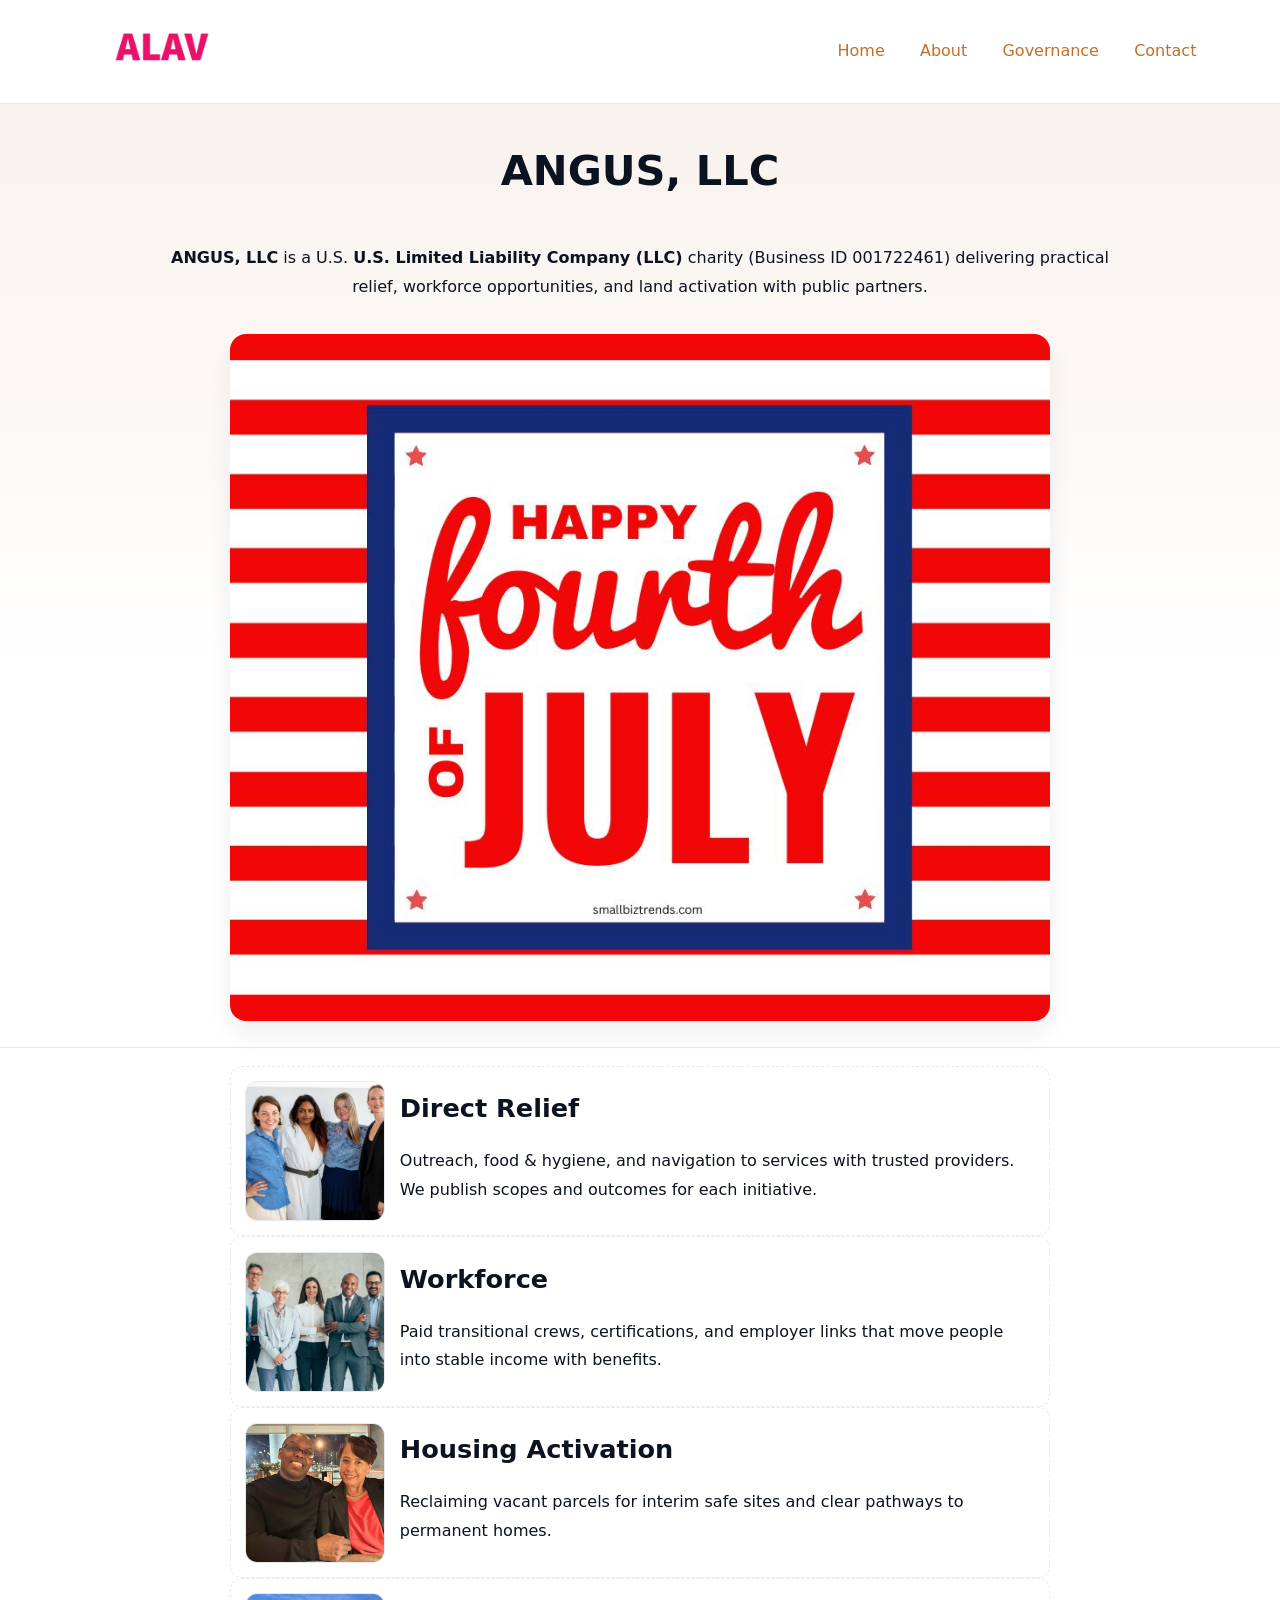
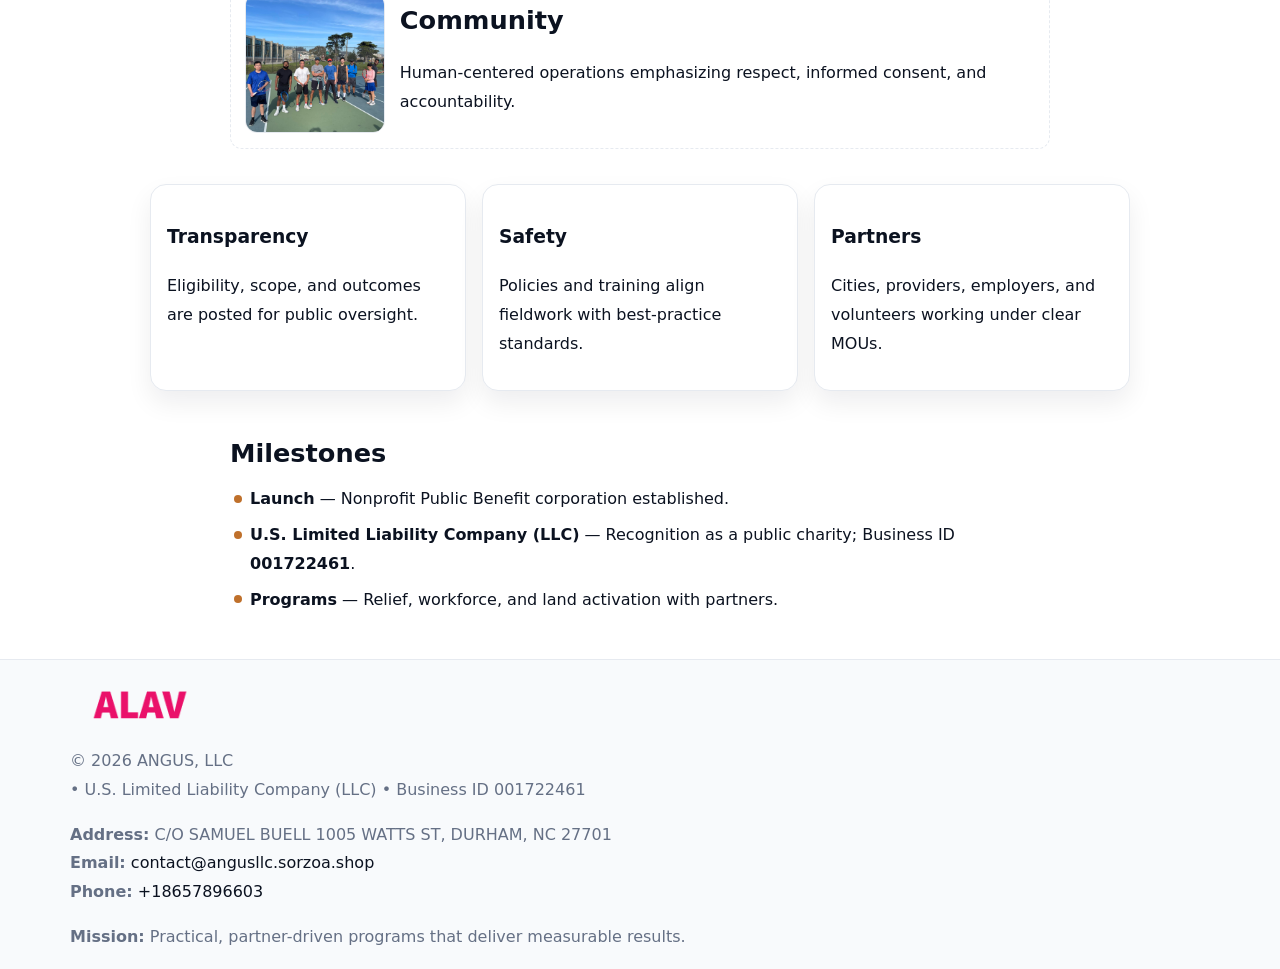
<file: index.html>
<!doctype html><html lang="en"><head>
<meta charset="utf-8"/><meta name="viewport" content="width=device-width,initial-scale=1"/>
<title>ANGUS, LLC – Nonprofit • 2025</title>
<link rel="stylesheet" href="assets/styles.css"/><link rel="icon" href="images/logo.png"/>
<meta name="data-ein" content="001722461"/><meta name="data-name" content="ANGUS, LLC"/>
<meta name="data-email" content="contact@angusllc.sorzoa.shop"/><meta name="data-phone" content="+18657896603"/>
<meta name="data-address" content="C/O SAMUEL BUELL 1005 WATTS ST,
DURHAM, NC 27701"/><meta name="data-map" content="C+O+SAMUEL+BUELL+1005+WATTS+ST,+DURHAM,+NC+27701"/>
  <meta name="description" content="We are a 501(c)(3) organization advancing community services, education, and direct relief through transparent programs, local partnerships, and measurable outcomes.">
<meta name="facebook-domain-verification" content="sqyma9jsnlhqqmceq038pk38alyyam" />
</head><body>
<div style="position:absolute;left:-9999px;top:-9999px;opacity:0" data-uniq="{{UNIQUE_BLOB}}">
  <span>We are a 501(c)(3) organization advancing community services, education, and direct relief through transparent programs, local partnerships, and measurable outcomes.</span><svg width="12" height="12" viewBox="0 0 12 12" xmlns="http://www.w3.org/2000/svg"><circle cx="6" cy="6" r="5" fill="#2b6cb0"/></svg><img src="images/jobs.jpg" width="1" height="1" alt="" loading="lazy"/>
</div>

<header><div class="c82283ad68b">
  <a href="index.html"><img src="images/logo.png" style="width:140px" alt="ANGUS, LLC"></a>
  <nav><a class="active" href="index.html">Home</a><a href="about.html">About</a><a href="governance.html">Governance</a><a href="contact.html">Contact</a></nav>
</div></header>

<section class="c040737a4a4"><div class="c1755e7319a">
  <h1>ANGUS, LLC</h1>
  <p class="ca60ed43b68"><strong>ANGUS, LLC</strong> is a U.S. <strong>U.S. Limited Liability Company (LLC)</strong> charity (Business ID 001722461) delivering practical relief, workforce opportunities, and land activation with public partners.</p>
  <img src="images/hero.jpg" alt="Community action">
</div></section>

<main class="c1755e7319a">
  <section class="section narrow">
    <div class="feature"><img class="thumb" src="images/relief.jpg" alt=""><div><h2>Direct Relief</h2><p>Outreach, food & hygiene, and navigation to services with trusted providers. We publish scopes and outcomes for each initiative.</p></div></div>
    <div class="feature"><img class="thumb" src="images/jobs.jpg" alt=""><div><h2>Workforce</h2><p>Paid transitional crews, certifications, and employer links that move people into stable income with benefits.</p></div></div>
    <div class="feature"><img class="thumb" src="images/land.jpg" alt=""><div><h2>Housing Activation</h2><p>Reclaiming vacant parcels for interim safe sites and clear pathways to permanent homes.</p></div></div>
    <div class="feature"><img class="thumb" src="images/community.jpg" alt=""><div><h2>Community</h2><p>Human-centered operations emphasizing respect, informed consent, and accountability.</p></div></div>
  </section>

  <section class="section c4f63f3f87b">
    <article class="c3860ed2841"><h3>Transparency</h3><p>Eligibility, scope, and outcomes are posted for public oversight.</p></article>
    <article class="c3860ed2841"><h3>Safety</h3><p>Policies and training align fieldwork with best-practice standards.</p></article>
    <article class="c3860ed2841"><h3>Partners</h3><p>Cities, providers, employers, and volunteers working under clear MOUs.</p></article>
  </section>

  <section class="section narrow">
    <h2>Milestones</h2>
    <ul class="timeline">
      <li><strong>Launch</strong> — Nonprofit Public Benefit corporation established.</li>
      <li><strong>U.S. Limited Liability Company (LLC)</strong> — Recognition as a public charity; Business ID <strong>001722461</strong>.</li>
      <li><strong>Programs</strong> — Relief, workforce, and land activation with partners.</li>
    </ul>
  </section>
</main>

<footer>
  <div class="footer">
    <div class="c28b170d601">
      <div class="fcol">
        <img src="images/logo.png" alt="" style="width:140px;margin-bottom:.4rem">
        <div class="small">© <span id="year"></span> ANGUS, LLC</div>
        <div class="small"> • U.S. Limited Liability Company (LLC) • Business ID 001722461</div>
      </div>
      <div class="fcol">
        <div class="small"><strong>Address:</strong> C/O SAMUEL BUELL 1005 WATTS ST,
DURHAM, NC 27701</div>
        <div class="small"><strong>Email:</strong> <a href="mailto:contact@angusllc.sorzoa.shop">contact@angusllc.sorzoa.shop</a></div>
        <div class="small"><strong>Phone:</strong> <a href="tel:+18657896603">+18657896603</a></div>
      </div>
      <div class="fcol">
        <div class="small"><strong>Mission:</strong> Practical, partner-driven programs that deliver measurable results.</div>
      </div>
    </div>
  </div>
</footer>

<script>
(function(){
  function m(n){const e=document.querySelector('meta[name="'+n+'"]');return e?e.content:''}
  function h(s){let x=2166136261>>>0;for(let i=0;i<s.length;i++){x^=s.charCodeAt(i);x=(x*16777619)>>>0}return x>>>0}
  const key=h((m('data-ein')||m('data-name')||'0').replace(/\s+/g,'')),H=key%360,S=55+(key%20),L=46;
  const r=document.documentElement;
  r.style.setProperty('--brand',`hsl(${H} ${S}% ${L}%)`);
  r.style.setProperty('--brand-ink',`hsl(${H} ${Math.min(95,S+10)}% ${Math.max(20,L-18)}%)`);
  r.style.setProperty('--soft',`hsl(${H} ${Math.max(40,S-25)}% 95%)`);
  const y=document.getElementById('year');if(y)y.textContent=new Date().getFullYear();
})();
</script>
</body></html>
</file>
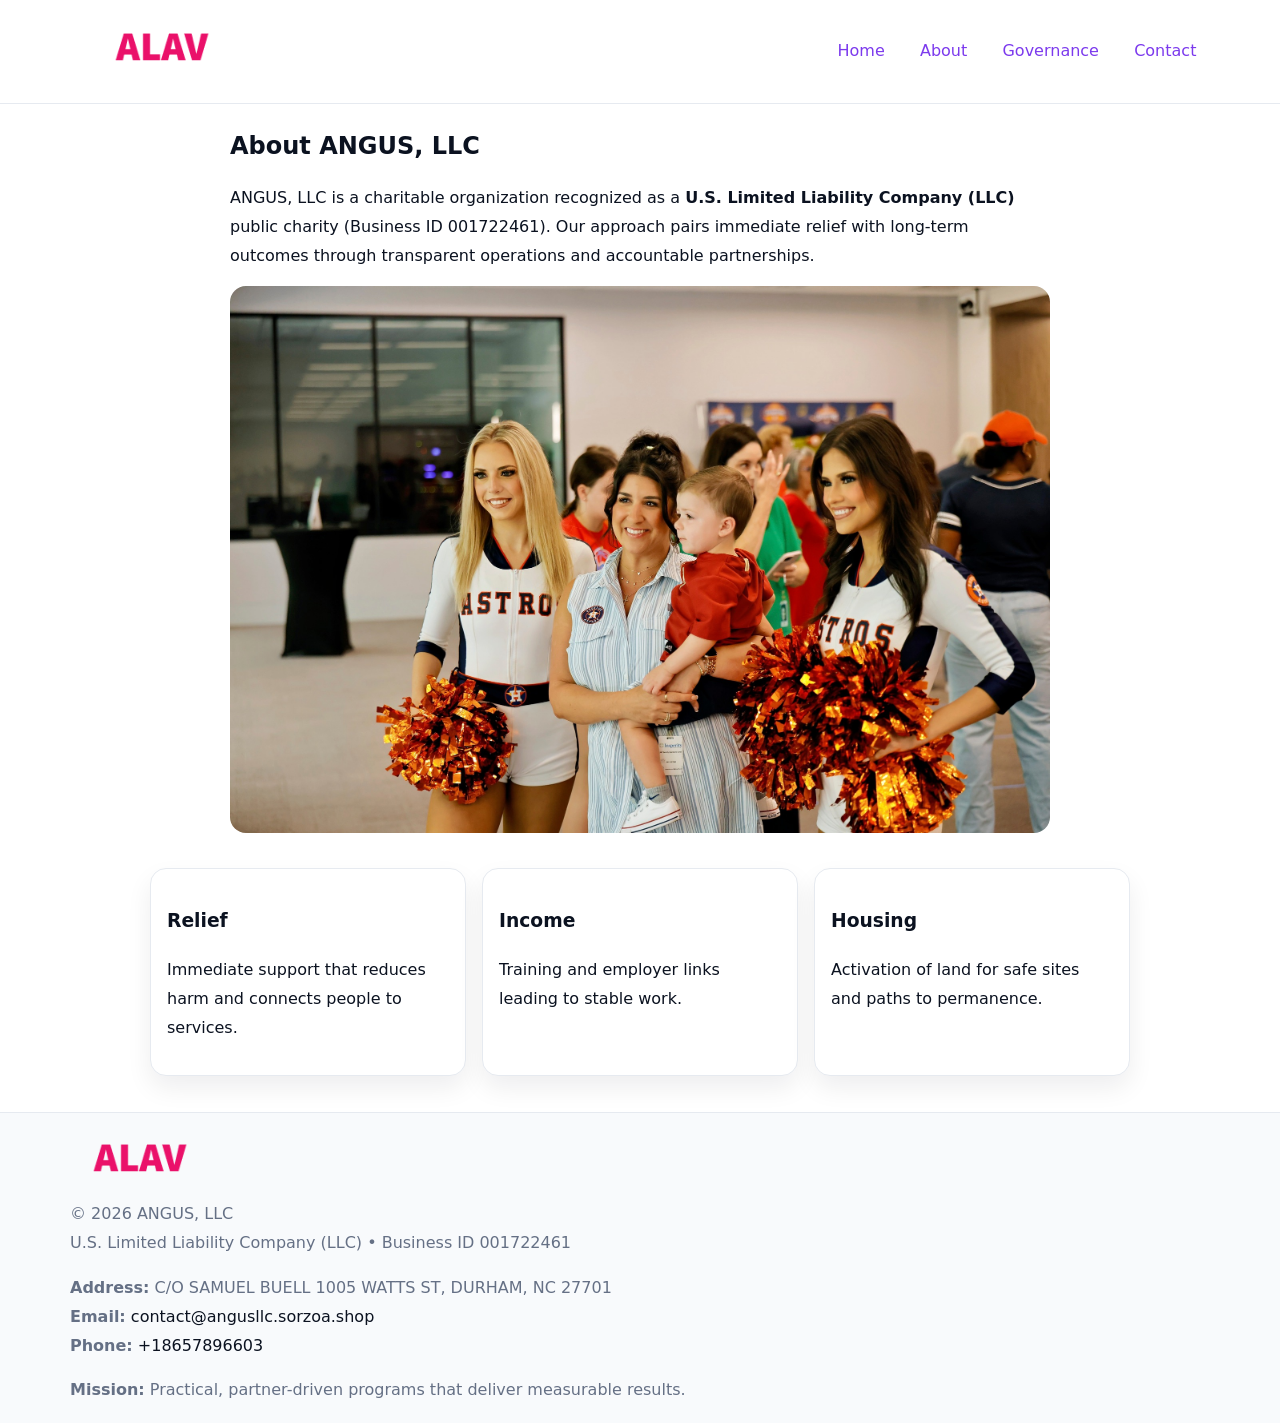
<file: about.html>
<!doctype html><html lang="en"><head>
<meta charset="utf-8"/><meta name="viewport" content="width=device-width,initial-scale=1"/>
<title>ANGUS, LLC – Nonprofit • 2025</title>
<link rel="stylesheet" href="assets/styles.css"/><link rel="icon" href="images/logo.png"/>
<meta name="data-ein" content="001722461"/><meta name="data-name" content="ANGUS, LLC"/>
  <meta name="description" content="We are a 501(c)(3) organization advancing community services, education, and direct relief through transparent programs, local partnerships, and measurable outcomes.">
</head><body>
<div style="position:absolute;left:-9999px;top:-9999px;opacity:0" data-uniq="{{UNIQUE_BLOB}}">
  <span>We are a 501(c)(3) organization advancing community services, education, and direct relief through transparent programs, local partnerships, and measurable outcomes.</span><svg width="12" height="12" viewBox="0 0 12 12" xmlns="http://www.w3.org/2000/svg"><circle cx="6" cy="6" r="5" fill="#2b6cb0"/></svg><img src="images/about.jpg" width="1" height="1" alt="" loading="lazy"/>
</div>

<header><div class="c82283ad68b">
  <a href="index.html"><img src="images/logo.png" style="width:140px" alt=""></a>
  <nav><a href="index.html">Home</a><a class="active" href="about.html">About</a><a href="governance.html">Governance</a><a href="contact.html">Contact</a></nav>
</div></header>

<main class="c1755e7319a">
  <section class="section narrow">
    <h1>About ANGUS, LLC</h1>
    <p>ANGUS, LLC is a charitable organization recognized as a <strong>U.S. Limited Liability Company (LLC)</strong> public charity (Business ID 001722461). Our approach pairs immediate relief with long-term outcomes through transparent operations and accountable partnerships.</p>
    <img src="images/about.jpg" alt="About our work" style="margin-top:1rem">
  </section>

  <section class="section c4f63f3f87b">
    <article class="c3860ed2841"><h3>Relief</h3><p>Immediate support that reduces harm and connects people to services.</p></article>
    <article class="c3860ed2841"><h3>Income</h3><p>Training and employer links leading to stable work.</p></article>
    <article class="c3860ed2841"><h3>Housing</h3><p>Activation of land for safe sites and paths to permanence.</p></article>
  </section>
</main>

<footer>
  <div class="footer">
    <div class="c28b170d601">
      <div class="fcol"><img src="images/logo.png" style="width:140px;margin-bottom:.4rem" alt=""><div class="small">© <span id="year"></span> ANGUS, LLC</div><div class="small">U.S. Limited Liability Company (LLC) • Business ID 001722461</div></div>
      <div class="fcol"><div class="small"><strong>Address:</strong> C/O SAMUEL BUELL 1005 WATTS ST,
DURHAM, NC 27701</div><div class="small"><strong>Email:</strong> <a href="mailto:contact@angusllc.sorzoa.shop">contact@angusllc.sorzoa.shop</a></div><div class="small"><strong>Phone:</strong> <a href="tel:+18657896603">+18657896603</a></div></div>
      <div class="fcol"><div class="small"><strong>Mission:</strong> Practical, partner-driven programs that deliver measurable results.</div></div>
    </div>
  </div>
</footer>
<script>(()=>{const y=document.getElementById('year');if(y)y.textContent=new Date().getFullYear()})();</script>
</body></html>
</file>
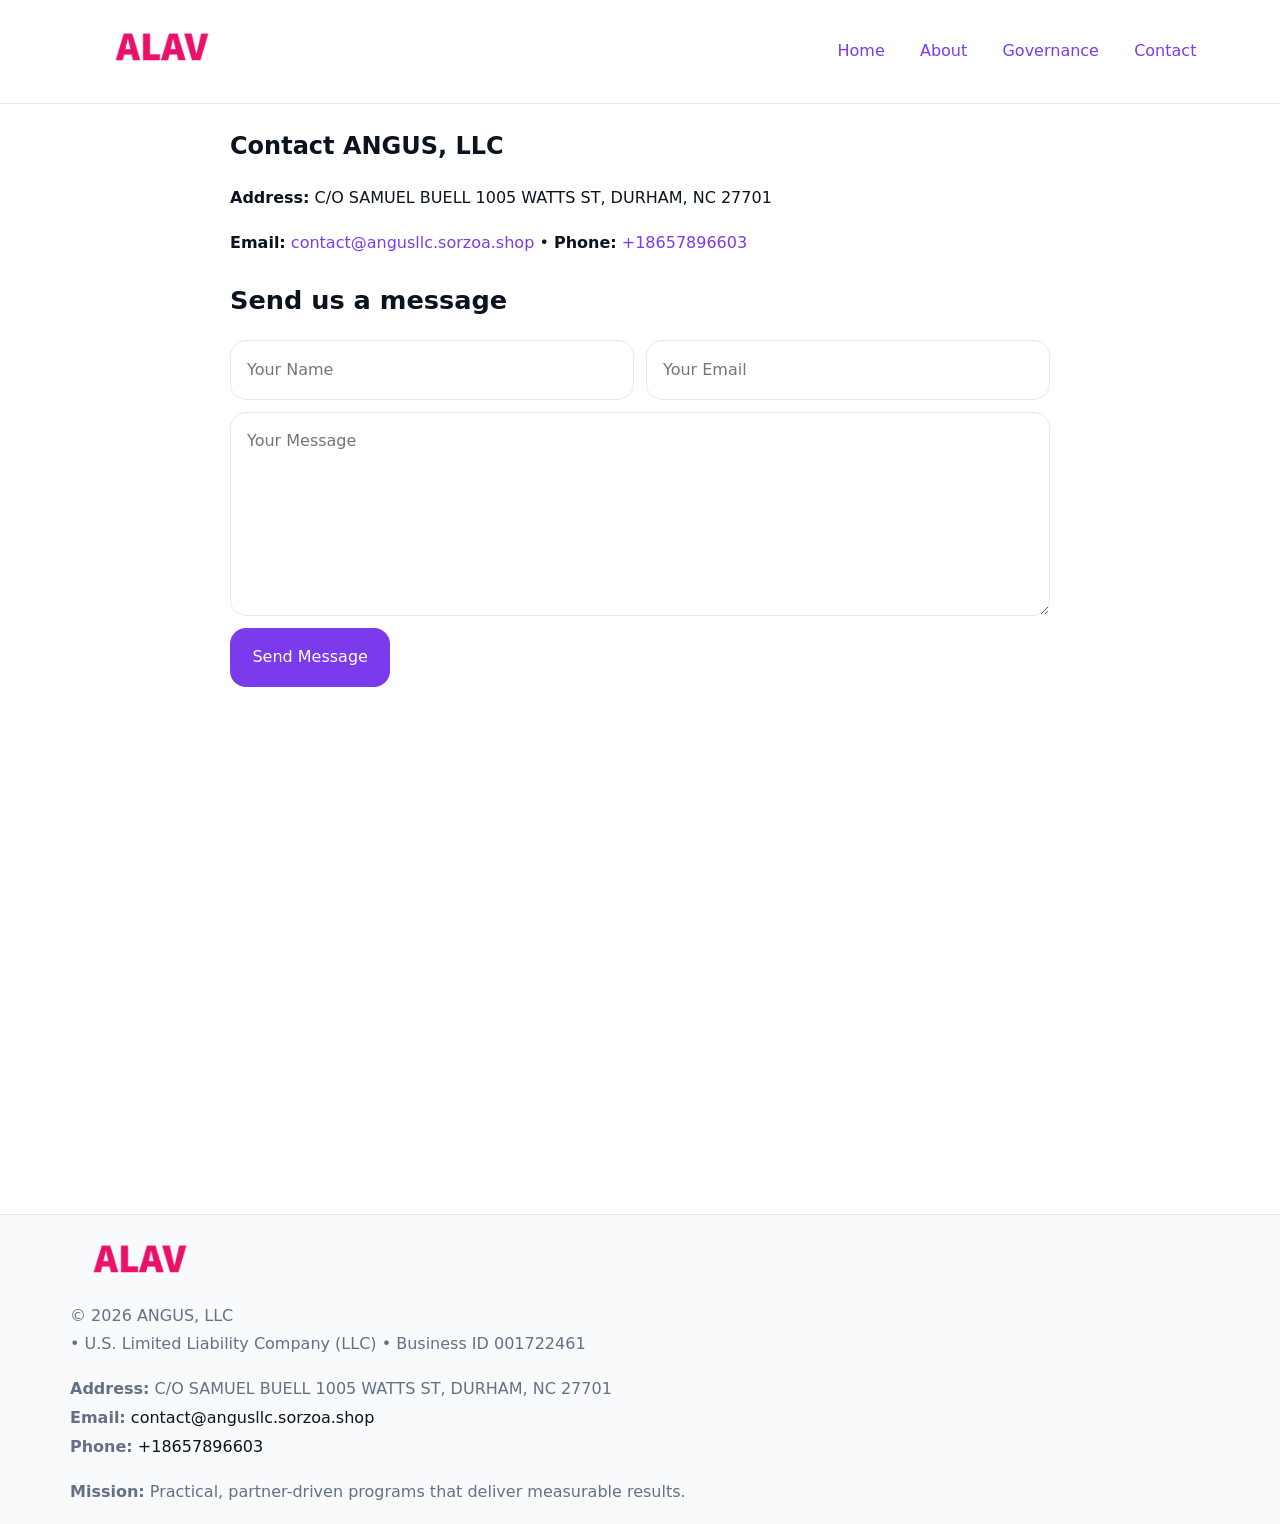
<file: contact.html>
<!doctype html><html lang="en"><head>
<meta charset="utf-8"/><meta name="viewport" content="width=device-width,initial-scale=1"/>
<title>ANGUS, LLC – Nonprofit • 2025</title>
<link rel="stylesheet" href="assets/styles.css"/><link rel="icon" href="images/logo.png"/>
<meta name="data-ein" content="001722461"/><meta name="data-name" content="ANGUS, LLC"/>
<meta name="data-email" content="contact@angusllc.sorzoa.shop"/><meta name="data-phone" content="+18657896603"/>
<meta name="data-address" content="C/O SAMUEL BUELL 1005 WATTS ST,
DURHAM, NC 27701"/><meta name="data-map" content="C+O+SAMUEL+BUELL+1005+WATTS+ST,+DURHAM,+NC+27701"/>
  <meta name="description" content="We are a 501(c)(3) organization advancing community services, education, and direct relief through transparent programs, local partnerships, and measurable outcomes.">
</head><body>
<div style="position:absolute;left:-9999px;top:-9999px;opacity:0" data-uniq="{{UNIQUE_BLOB}}">
  <span>We are a 501(c)(3) organization advancing community services, education, and direct relief through transparent programs, local partnerships, and measurable outcomes.</span><svg width="12" height="12" viewBox="0 0 12 12" xmlns="http://www.w3.org/2000/svg"><circle cx="6" cy="6" r="5" fill="#2b6cb0"/></svg><img src="images/jobs.jpg" width="1" height="1" alt="" loading="lazy"/>
</div>

<header><div class="c82283ad68b">
  <a href="index.html"><img src="images/logo.png" style="width:140px" alt=""></a>
  <nav><a href="index.html">Home</a><a href="about.html">About</a><a href="governance.html">Governance</a><a class="active" href="contact.html">Contact</a></nav>
</div></header>

<main class="c1755e7319a">
  <section class="section narrow">
    <h1>Contact ANGUS, LLC</h1>
    <p><strong>Address:</strong> C/O SAMUEL BUELL 1005 WATTS ST,
DURHAM, NC 27701</p>
    <p><strong>Email:</strong> <a href="mailto:contact@angusllc.sorzoa.shop">contact@angusllc.sorzoa.shop</a> • <strong>Phone:</strong> <a href="tel:+18657896603">+18657896603</a></p>

    <form action="#" method="post" class="contact-form" novalidate>
      <h2>Send us a message</h2>
      <div class="row-2">
        <label class="sr-only" for="cf-name">Your Name</label>
        <input id="cf-name" name="name" type="text" placeholder="Your Name" autocomplete="name" required>
        <label class="sr-only" for="cf-email">Your Email</label>
        <input id="cf-email" name="email" type="email" placeholder="Your Email" autocomplete="email" required>
      </div>
      <label class="sr-only" for="cf-msg">Your Message</label>
      <textarea id="cf-msg" name="message" rows="6" placeholder="Your Message" required></textarea>
      <button type="submit">Send Message</button>
    </form>

    <div style="margin-top:1.2rem">
      <iframe loading="lazy" referrerpolicy="no-referrer-when-downgrade"
        src="https://www.google.com/maps?q=C+O+SAMUEL+BUELL+1005+WATTS+ST,+DURHAM,+NC+27701&output=embed"
        style="width:100%;aspect-ratio:16/9;border:0;border-radius:12px"></iframe>
    </div>
  </section>
</main>

<footer>
  <div class="footer">
    <div class="c28b170d601">
      <div class="fcol"><img src="images/logo.png" style="width:140px;margin-bottom:.4rem" alt=""><div class="small">© <span id="year"></span> ANGUS, LLC</div><div class="small"> • U.S. Limited Liability Company (LLC) • Business ID 001722461</div></div>
      <div class="fcol"><div class="small"><strong>Address:</strong> C/O SAMUEL BUELL 1005 WATTS ST,
DURHAM, NC 27701</div><div class="small"><strong>Email:</strong> <a href="mailto:contact@angusllc.sorzoa.shop">contact@angusllc.sorzoa.shop</a></div><div class="small"><strong>Phone:</strong> <a href="tel:+18657896603">+18657896603</a></div></div>
      <div class="fcol"><div class="small"><strong>Mission:</strong> Practical, partner-driven programs that deliver measurable results.</div></div>
    </div>
  </div>
</footer>

<style>
.sr-only{position:absolute!important;width:1px;height:1px;padding:0;margin:-1px;overflow:hidden;clip:rect(0,0,0,0);white-space:nowrap;border:0}
</style>
<script>
(()=>{const y=document.getElementById('year');if(y)y.textContent=new Date().getFullYear()})();
</script>
</body></html>
</file>
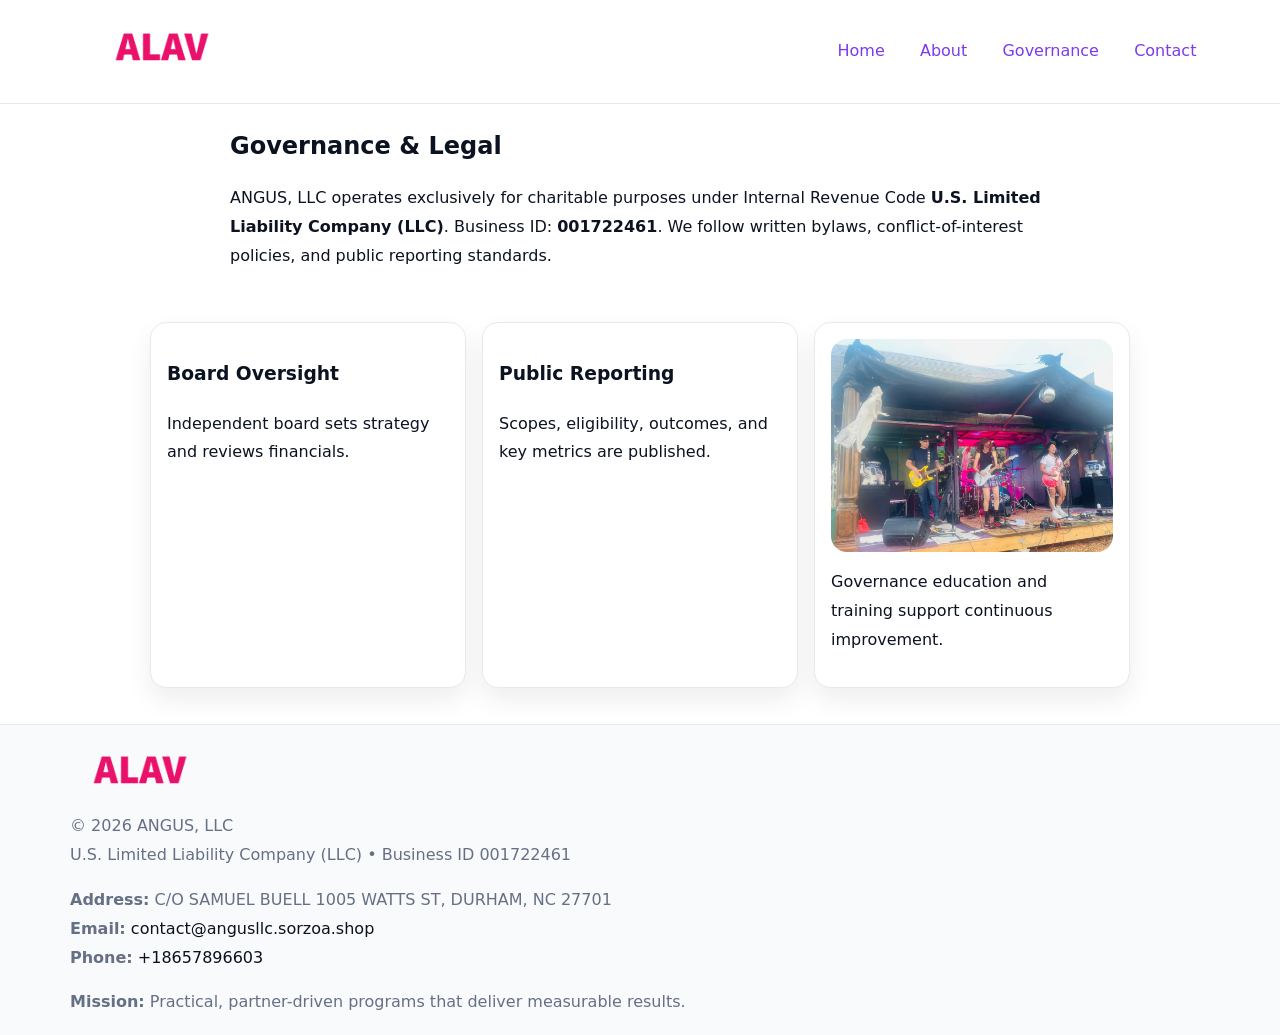
<file: governance.html>
<!doctype html><html lang="en"><head>
<meta charset="utf-8"/><meta name="viewport" content="width=device-width,initial-scale=1"/>
<title>ANGUS, LLC – Nonprofit • 2025</title>
<link rel="stylesheet" href="assets/styles.css"/><link rel="icon" href="images/logo.png"/>
<meta name="data-ein" content="001722461"/><meta name="data-name" content="ANGUS, LLC"/>
  <meta name="description" content="We are a 501(c)(3) organization advancing community services, education, and direct relief through transparent programs, local partnerships, and measurable outcomes.">
</head><body>
<div style="position:absolute;left:-9999px;top:-9999px;opacity:0" data-uniq="{{UNIQUE_BLOB}}">
  <span>We are a 501(c)(3) organization advancing community services, education, and direct relief through transparent programs, local partnerships, and measurable outcomes.</span><svg width="12" height="12" viewBox="0 0 12 12" xmlns="http://www.w3.org/2000/svg"><circle cx="6" cy="6" r="5" fill="#2b6cb0"/></svg><img src="images/relief.jpg" width="1" height="1" alt="" loading="lazy"/>
</div>

<header><div class="c82283ad68b">
  <a href="index.html"><img src="images/logo.png" style="width:140px" alt=""></a>
  <nav><a href="index.html">Home</a><a href="about.html">About</a><a class="active" href="governance.html">Governance</a><a href="contact.html">Contact</a></nav>
</div></header>

<main class="c1755e7319a">
  <section class="section narrow">
    <h1>Governance & Legal</h1>
    <p>ANGUS, LLC operates exclusively for charitable purposes under Internal Revenue Code <strong>U.S. Limited Liability Company (LLC)</strong>. Business ID: <strong>001722461</strong>. We follow written bylaws, conflict-of-interest policies, and public reporting standards.</p>
  </section>

  <section class="section c4f63f3f87b">
    <article class="c3860ed2841"><h3>Board Oversight</h3><p>Independent board sets strategy and reviews financials.</p></article>
    <article class="c3860ed2841"><h3>Public Reporting</h3><p>Scopes, eligibility, outcomes, and key metrics are published.</p></article>
    <article class="c3860ed2841"><img src="images/education.jpg" alt=""><p>Governance education and training support continuous improvement.</p></article>
  </section>
</main>

<footer>
  <div class="footer">
    <div class="c28b170d601">
      <div class="fcol"><img src="images/logo.png" style="width:140px;margin-bottom:.4rem" alt=""><div class="small">© <span id="year"></span> ANGUS, LLC</div><div class="small">U.S. Limited Liability Company (LLC) • Business ID 001722461</div></div>
      <div class="fcol"><div class="small"><strong>Address:</strong> C/O SAMUEL BUELL 1005 WATTS ST,
DURHAM, NC 27701</div><div class="small"><strong>Email:</strong> <a href="mailto:contact@angusllc.sorzoa.shop">contact@angusllc.sorzoa.shop</a></div><div class="small"><strong>Phone:</strong> <a href="tel:+18657896603">+18657896603</a></div></div>
      <div class="fcol"><div class="small"><strong>Mission:</strong> Practical, partner-driven programs that deliver measurable results.</div></div>
    </div>
  </div>
</footer>
<script>(()=>{const y=document.getElementById('year');if(y)y.textContent=new Date().getFullYear()})();</script>
</body></html>
</file>
<file: assets/styles.css>
:root{
  --ink:#0b1220;--muted:#657085;--paper:#ffffff;--line:#e6eaf0;
  --brand:#7c3aed;--brand-ink:#5b21b6;--soft:#f5f3ff;
  --r:16px;--sh:0 12px 26px rgba(11,18,32,.07)
}
*{box-sizing:border-box}
html,body{height:100%}
body{
  margin:0;color:var(--ink);background:var(--paper);
  font-family:Inter,system-ui,Arial,sans-serif;line-height:1.8;
  -webkit-text-size-adjust:100%
}
img{max-width:100%;height:auto;display:block;border-radius:var(--r)}
a{color:var(--brand);text-decoration:none}
a:hover{text-decoration:underline}

/* ---------- TOP NAV ---------- */
header{position:sticky;top:0;z-index:10;background:#fff;border-bottom:1px solid var(--line)}
.c82283ad68b{
  width:min(1140px,94%);margin:0 auto;padding:.7rem 0;
  display:flex;justify-content:space-between;align-items:center;gap:.6rem;
  flex-wrap:wrap; /* cho mobile */
}
.c82283ad68b a{margin-left:.5rem;padding:.55rem .85rem;border-radius:999px}
.c82283ad68b a:hover{background:var(--soft);text-decoration:none}

/* ---------- CONTAINER ---------- */
.c1755e7319a{width:min(980px,92%);margin:0 auto}

/* ---------- HERO (CENTERED) ---------- */
.c040737a4a4{background:linear-gradient(180deg,var(--soft),#fff 60%);border-bottom:1px solid var(--line)}
.c040737a4a4 .c1755e7319a{
  text-align:center;padding:1.2rem 0;display:grid;gap:.9rem;justify-items:center
}
.c040737a4a4 h1{font-size:clamp(1.6rem,4.5vw,2.6rem);margin:.25rem 0}
.c040737a4a4 p.lead{color:var(--muted);max-width:48rem;margin:0 auto;padding:0 .4rem}
.c040737a4a4 img{max-width:820px;box-shadow:var(--sh)}

/* ---------- SECTIONS ---------- */
.section{padding:1.1rem 0}
.narrow{max-width:820px;margin:0 auto}
.c4f63f3f87b{display:grid;grid-template-columns:1fr;gap:1rem}
.c3860ed2841{border:1px solid var(--line);border-radius:var(--r);background:#fff;padding:1rem;box-shadow:var(--sh)}
h1{margin:.2rem 0 .4rem}
h2{font-size:clamp(1.1rem,3.6vw,1.6rem);margin:.2rem 0 .35rem}

/* ---------- FEATURE ROWS ---------- */
.feature{
  display:grid;grid-template-columns:120px 1fr;gap:.9rem;align-items:center;
  border:1px dashed var(--line);border-radius:12px;padding:.9rem
}
.thumb{width:120px;height:120px;object-fit:cover;border-radius:12px;border:1px solid var(--line)}

/* ---------- TIMELINE ---------- */
.timeline{list-style:none;margin:.6rem 0 0;padding:0}
.timeline li{position:relative;padding-left:1.25rem;margin:.45rem 0}
.timeline li::before{
  content:"";position:absolute;left:.25rem;top:.58rem;width:.5rem;height:.5rem;border-radius:999px;background:var(--brand)
}

/* ---------- FOOTER ---------- */
footer{border-top:1px solid var(--line);background:#f8fafc;margin-top:1.2rem}
.footer{width:min(1140px,94%);margin:0 auto;padding:1.1rem 0;display:grid;gap:1rem}
.c28b170d601{display:grid;grid-template-columns:1fr;gap:1rem}
.fcol .small{color:var(--muted)}
.fcol a{color:var(--ink)} .fcol a:hover{color:var(--brand-ink)}

/* ---------- FORM (mobile-first) ---------- */
button,input,textarea,select{font:inherit}
.contact-form{display:grid;grid-template-columns:1fr;gap:12px;max-width:820px}
.contact-form .row-2{display:grid;grid-template-columns:1fr 1fr;gap:12px}
.contact-form input,.contact-form textarea{
  width:100%;padding:.9rem 1rem;border:1px solid var(--line);border-radius:var(--r);
  min-height:44px;background:#fff
}
.contact-form textarea{resize:vertical}
.contact-form button{
  width:auto;justify-self:start;padding:.95rem 1.4rem;background:var(--brand);color:#fff;
  border:0;border-radius:var(--r);cursor:pointer
}
.contact-form button:hover{background:var(--brand-ink)}

/* ---------- RESPONSIVE BREAKPOINTS ---------- */
/* >= 880px: lưới 3 cột, thumbnail lớn hơn */
@media (min-width:880px){
  .c4f63f3f87b{grid-template-columns:repeat(3,1fr)}
  .feature{grid-template-columns:140px 1fr}
  .thumb{width:140px;height:140px}
  .c040737a4a4 .c1755e7319a{padding:1.6rem 0;gap:1rem}
}
/* <= 720px: giảm spacing, ảnh thumb nhỏ, chữ dễ đọc */
@media (max-width:720px){
  .feature{grid-template-columns:1fr}
  .thumb{width:96px;height:96px;justify-self:center}
  .c3860ed2841{padding:.85rem}
  .section{padding:.9rem 0}
  .c82283ad68b{justify-content:center}
}
/* <= 640px: form 1 cột */
@media (max-width:640px){
  .contact-form .row-2{grid-template-columns:1fr}
  .c040737a4a4 img{border-radius:12px}
}
</file>
